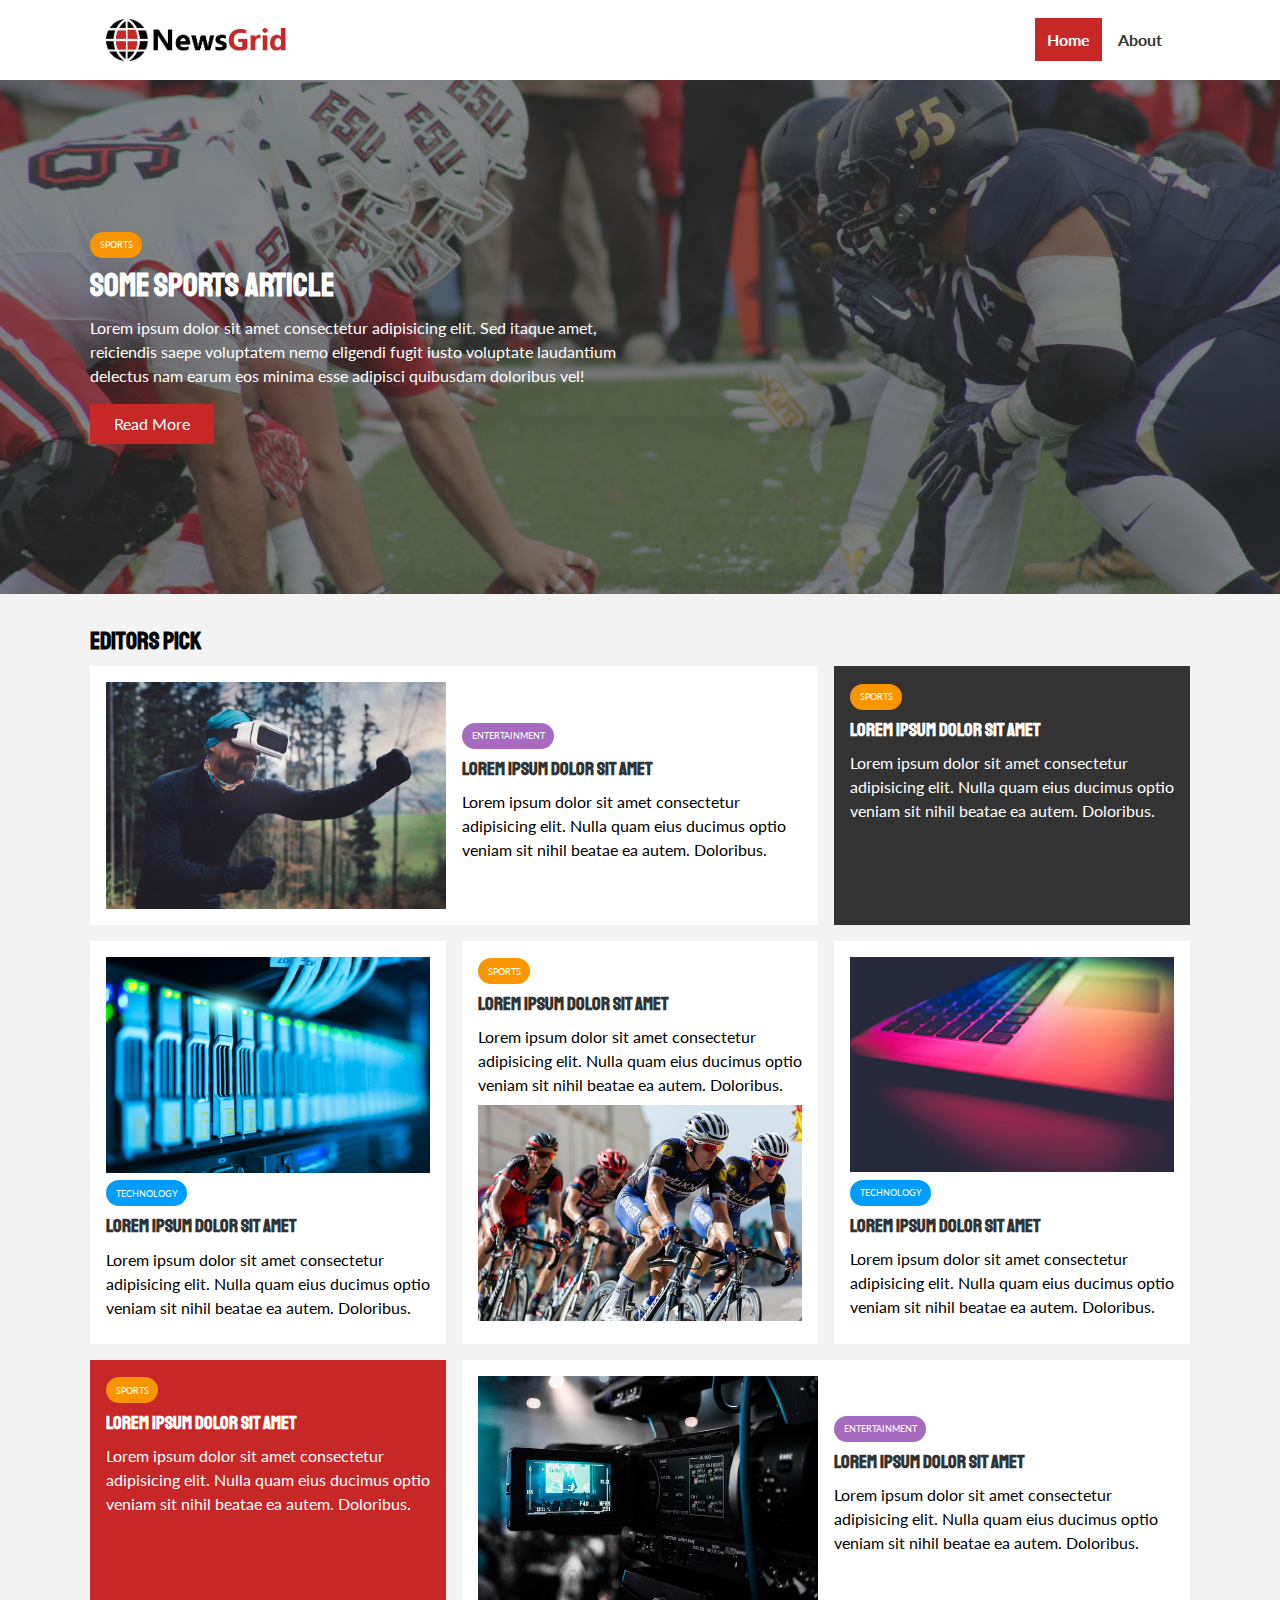
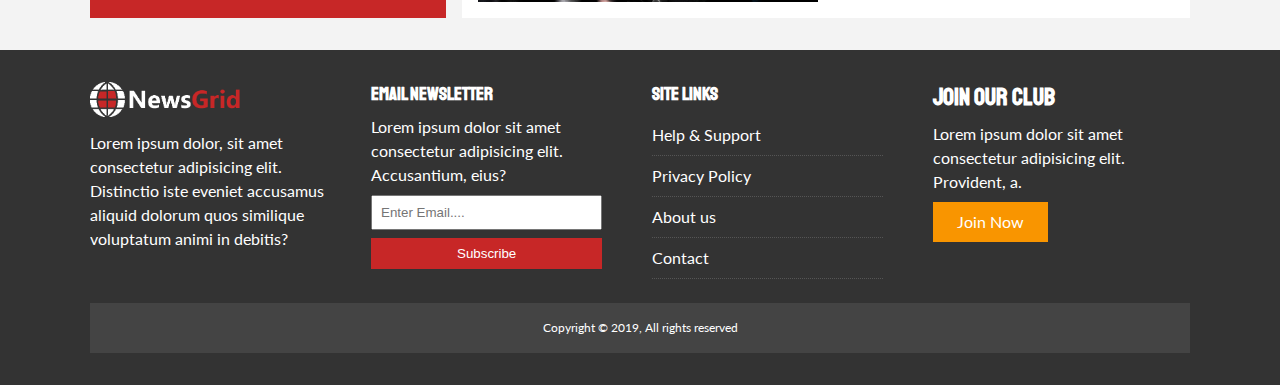
<file: index.html>
<!DOCTYPE html>
<html lang="en">
  <head>
    <meta charset="UTF-8" />
    <meta name="viewport" content="width=device-width, initial-scale=1.0" />
    <link
      rel="stylesheet"
      href="https://use.fontawesome.com/releases/v5.6.3/css/all.css"
      integrity="sha384-UHRtZLI+pbxtHCWp1t77Bi1L4ZtiqrqD80Kn4Z8NTSRyMA2Fd33n5dQ8lWUE00s/"
      crossorigin="anonymous"
    />
    <link
      href="https://fonts.googleapis.com/css?family=Lato|Staatliches"
      rel="stylesheet"
    />
    <link rel="shortcut icon" type="image/x-icon" href="/favicon.ico" />
    <link rel="stylesheet" href="css/style.css" />
    <link
      rel="stylesheet"
      media="screen and (max-width: 768px)"
      href="css/mobile.css"
    />
    <title>News Grid | Latest News</title>
  </head>
  <body>
    <div id="main-nav">
      <div class="container">
        <img src="img/logo.png" alt="NewsGrid" class="logo" />
        <div class="social">
          <a href="https://github.com/kumkumsingh/"
            ><i class="fab fa-github"></i
          ></a>
          <a href="https://twitter.com/kumkum59631968"
            ><i class="fab fa-twitter"></i
          ></a>
          <a href="https://www.linkedin.com/in/kumkumsingh/"
            ><i class="fab fa-linkedin"></i
          ></a>
        </div>
        <ul>
          <li>
            <a href="index.html" class="current">Home</a>
            <a href="about.html">About</a>
            <!-- <a href="article.html" class="current">Article</a> -->
          </li>
        </ul>
      </div>
    </div>
    <!-- Showcase -->
    <header id="showcase">
      <div class="container">
        <div class="showcase-container">
          <div class="showcase-content">
            <div class="category category-sports">Sports</div>
            <h1>Some Sports Article</h1>
            <p>
              Lorem ipsum dolor sit amet consectetur adipisicing elit. Sed
              itaque amet, reiciendis saepe voluptatem nemo eligendi fugit iusto
              voluptate laudantium delectus nam earum eos minima esse adipisci
              quibusdam doloribus vel!
            </p>
            <a href="article.html" class="btn btn-primary">Read More</a>
          </div>
        </div>
      </div>
    </header>
    <!-- Home article -->
    <section id="home-articles" class="py-2">
      <div class="container">
        <h2>Editors Pick</h2>

        <div class="articles-container">
          <article class="card">
            <img src="img/articles/ent1.jpg" alt="" />
            <div>
              <div class="category category-ent">Entertainment</div>
              <h3>
                <a href="article.html">Lorem ipsum dolor sit amet</a>
              </h3>
              <p>
                Lorem ipsum dolor sit amet consectetur adipisicing elit. Nulla
                quam eius ducimus optio veniam sit nihil beatae ea autem.
                Doloribus.
              </p>
            </div>
          </article>
          <article class="card bg-dark">
            <div class="category category-sports">Sports</div>
            <h3>
              <a href="article.html">Lorem ipsum dolor sit amet</a>
            </h3>
            <p>
              Lorem ipsum dolor sit amet consectetur adipisicing elit. Nulla
              quam eius ducimus optio veniam sit nihil beatae ea autem.
              Doloribus.
            </p>
          </article>
          <article class="card">
            <img src="img/articles/tech1.jpg" alt="" />
            <div class="category category-tech">Technology</div>
            <h3>
              <a href="article.html">Lorem ipsum dolor sit amet</a>
            </h3>
            <p>
              Lorem ipsum dolor sit amet consectetur adipisicing elit. Nulla
              quam eius ducimus optio veniam sit nihil beatae ea autem.
              Doloribus.
            </p>
          </article>
          <article class="card">
            <div class="category category-sports">Sports</div>
            <h3>
              <a href="article.html">Lorem ipsum dolor sit amet</a>
            </h3>
            <p>
              Lorem ipsum dolor sit amet consectetur adipisicing elit. Nulla
              quam eius ducimus optio veniam sit nihil beatae ea autem.
              Doloribus.
            </p>
            <img src="img/articles/sports1.jpg" alt="" />
          </article>
          <article class="card">
            <img src="img/articles/tech2.jpg" alt="" />
            <div class="category category-tech">Technology</div>
            <h3>
              <a href="article.html">Lorem ipsum dolor sit amet</a>
            </h3>
            <p>
              Lorem ipsum dolor sit amet consectetur adipisicing elit. Nulla
              quam eius ducimus optio veniam sit nihil beatae ea autem.
              Doloribus.
            </p>
          </article>
          <article class="card bg-primary">
            <div class="category category-sports">Sports</div>
            <h3>
              <a href="article.html">Lorem ipsum dolor sit amet</a>
            </h3>
            <p>
              Lorem ipsum dolor sit amet consectetur adipisicing elit. Nulla
              quam eius ducimus optio veniam sit nihil beatae ea autem.
              Doloribus.
            </p>
          </article>
          <article class="card">
            <img src="img/articles/ent2.jpg" alt="" />
            <div>
              <div class="category category-ent">Entertainment</div>
              <h3>
                <a href="article.html">Lorem ipsum dolor sit amet</a>
              </h3>
              <p>
                Lorem ipsum dolor sit amet consectetur adipisicing elit. Nulla
                quam eius ducimus optio veniam sit nihil beatae ea autem.
                Doloribus.
              </p>
            </div>
          </article>
        </div>
      </div>
    </section>
    <!-- Footer -->
    <footer id="main-footer" class="py-2">
      <div class="container footer-container">
        <div>
          <img src="img/logo_light.png" alt="NewsGrid">
          <p>Lorem ipsum dolor, sit amet consectetur adipisicing elit. Distinctio iste eveniet accusamus aliquid dolorum quos similique voluptatum animi in debitis?</p>
        </div>
        <div>
          <h3>Email NewsLetter</h3>
          <p>Lorem ipsum dolor sit amet consectetur adipisicing elit. Accusantium, eius?</p>  
          <form action="">
            <input type="email" placeholder="Enter Email....">
            <input type="submit" value="Subscribe" class="btn btn-primary">
          </form>
        </div>
        <div><h3>Site Links</h3>
        <ul class="list">
          <li><a href="#">Help & Support</a></li>
          <li><a href="#">Privacy Policy</a></li>
          <li><a href="#">About us</a></li>
          <li><a href="#">Contact</a></li>
        </ul>
        </div>
        <div>
          <h2>Join our club</h2>
          <p>Lorem ipsum dolor sit amet consectetur adipisicing elit. Provident, a.</p>
          <a href="" class="btn btn-secondary">Join Now</a>
        </div>
        <div><p>Copyright &copy; 2019, All rights reserved</p></div>
      </div>
    </footer>
  </body>
</html>
</file>
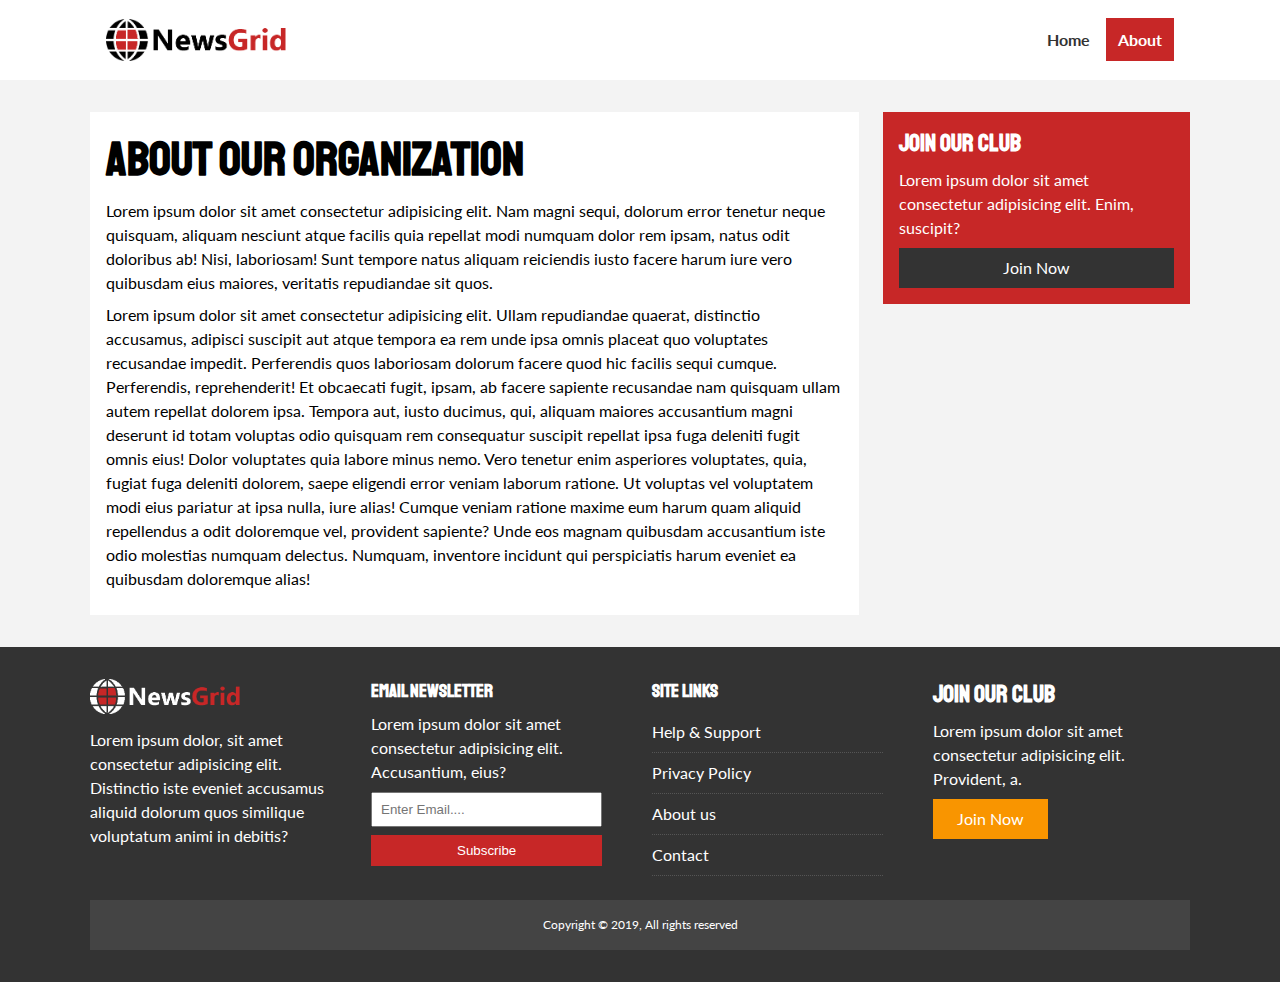
<file: about.html>
<!DOCTYPE html>
<html lang="en">
  <head>
    <meta charset="UTF-8" />
    <meta name="viewport" content="width=device-width, initial-scale=1.0" />
    <link
      rel="stylesheet"
      href="https://use.fontawesome.com/releases/v5.6.3/css/all.css"
      integrity="sha384-UHRtZLI+pbxtHCWp1t77Bi1L4ZtiqrqD80Kn4Z8NTSRyMA2Fd33n5dQ8lWUE00s/"
      crossorigin="anonymous"
    />
    <link
      href="https://fonts.googleapis.com/css?family=Lato|Staatliches"
      rel="stylesheet"
    />
    <link rel="shortcut icon" type="image/x-icon" href="/favicon.ico" />
    <link rel="stylesheet" href="css/style.css" />
    <link
      rel="stylesheet"
      media="screen and (max-width: 768px)"
      href="css/mobile.css"
    />
    <title>News Grid | About</title>
  </head>
  <body>
    <div id="main-nav">
      <div class="container">
        <img src="img/logo.png" alt="NewsGrid" class="logo" />
        <div class="social">
          <a href="https://github.com/kumkumsingh/"
            ><i class="fab fa-github"></i
          ></a>
          <a href="https://twitter.com/kumkum59631968"
            ><i class="fab fa-twitter"></i
          ></a>
          <a href="https://www.linkedin.com/in/kumkumsingh/"
            ><i class="fab fa-linkedin"></i
          ></a>
        </div>
        <ul>
          <li>
            <a href="index.html">Home</a>
            <a href="about.html" class="current">About</a>
            <!-- <a href="article.html" class="current">Article</a> -->
          </li>
        </ul>
      </div>
    </div>
    <section id="about">
      <div class="container">
        <div class="page-container">
          <article class="card">
            <h1 class="l-heading">About our Organization</h1>
            <p>
              Lorem ipsum dolor sit amet consectetur adipisicing elit. Nam magni
              sequi, dolorum error tenetur neque quisquam, aliquam nesciunt
              atque facilis quia repellat modi numquam dolor rem ipsam, natus
              odit doloribus ab! Nisi, laboriosam! Sunt tempore natus aliquam
              reiciendis iusto facere harum iure vero quibusdam eius maiores,
              veritatis repudiandae sit quos.
            </p>
            <p>
              Lorem ipsum dolor sit amet consectetur adipisicing elit. Ullam
              repudiandae quaerat, distinctio accusamus, adipisci suscipit aut
              atque tempora ea rem unde ipsa omnis placeat quo voluptates
              recusandae impedit. Perferendis quos laboriosam dolorum facere
              quod hic facilis sequi cumque. Perferendis, reprehenderit! Et
              obcaecati fugit, ipsam, ab facere sapiente recusandae nam quisquam
              ullam autem repellat dolorem ipsa. Tempora aut, iusto ducimus,
              qui, aliquam maiores accusantium magni deserunt id totam voluptas
              odio quisquam rem consequatur suscipit repellat ipsa fuga deleniti
              fugit omnis eius! Dolor voluptates quia labore minus nemo. Vero
              tenetur enim asperiores voluptates, quia, fugiat fuga deleniti
              dolorem, saepe eligendi error veniam laborum ratione. Ut voluptas
              vel voluptatem modi eius pariatur at ipsa nulla, iure alias!
              Cumque veniam ratione maxime eum harum quam aliquid repellendus a
              odit doloremque vel, provident sapiente? Unde eos magnam quibusdam
              accusantium iste odio molestias numquam delectus. Numquam,
              inventore incidunt qui perspiciatis harum eveniet ea quibusdam
              doloremque alias!
            </p>
          </article>
          <aside class="card bg-primary">
              <h2>Join our club</h2>
              <p>Lorem ipsum dolor sit amet consectetur adipisicing elit. Enim, suscipit?</p>
              <a href="" class="btn btn-dark btn-block">Join Now</a>
          </aside>
        </div>
      </div>
    </section>
    <!-- Footer -->
    <footer id="main-footer" class="py-2">
      <div class="container footer-container">
        <div>
          <img src="img/logo_light.png" alt="NewsGrid" />
          <p>
            Lorem ipsum dolor, sit amet consectetur adipisicing elit. Distinctio
            iste eveniet accusamus aliquid dolorum quos similique voluptatum
            animi in debitis?
          </p>
        </div>
        <div>
          <h3>Email NewsLetter</h3>
          <p>
            Lorem ipsum dolor sit amet consectetur adipisicing elit.
            Accusantium, eius?
          </p>
          <form action="">
            <input type="email" placeholder="Enter Email...." />
            <input type="submit" value="Subscribe" class="btn btn-primary" />
          </form>
        </div>
        <div>
          <h3>Site Links</h3>
          <ul class="list">
            <li><a href="#">Help & Support</a></li>
            <li><a href="#">Privacy Policy</a></li>
            <li><a href="#">About us</a></li>
            <li><a href="#">Contact</a></li>
          </ul>
        </div>
        <div>
          <h2>Join our club</h2>
          <p>
            Lorem ipsum dolor sit amet consectetur adipisicing elit. Provident,
            a.
          </p>
          <a href="" class="btn btn-secondary">Join Now</a>
        </div>
        <div><p>Copyright &copy; 2019, All rights reserved</p></div>
      </div>
    </footer>
  </body>
</html>
</file>
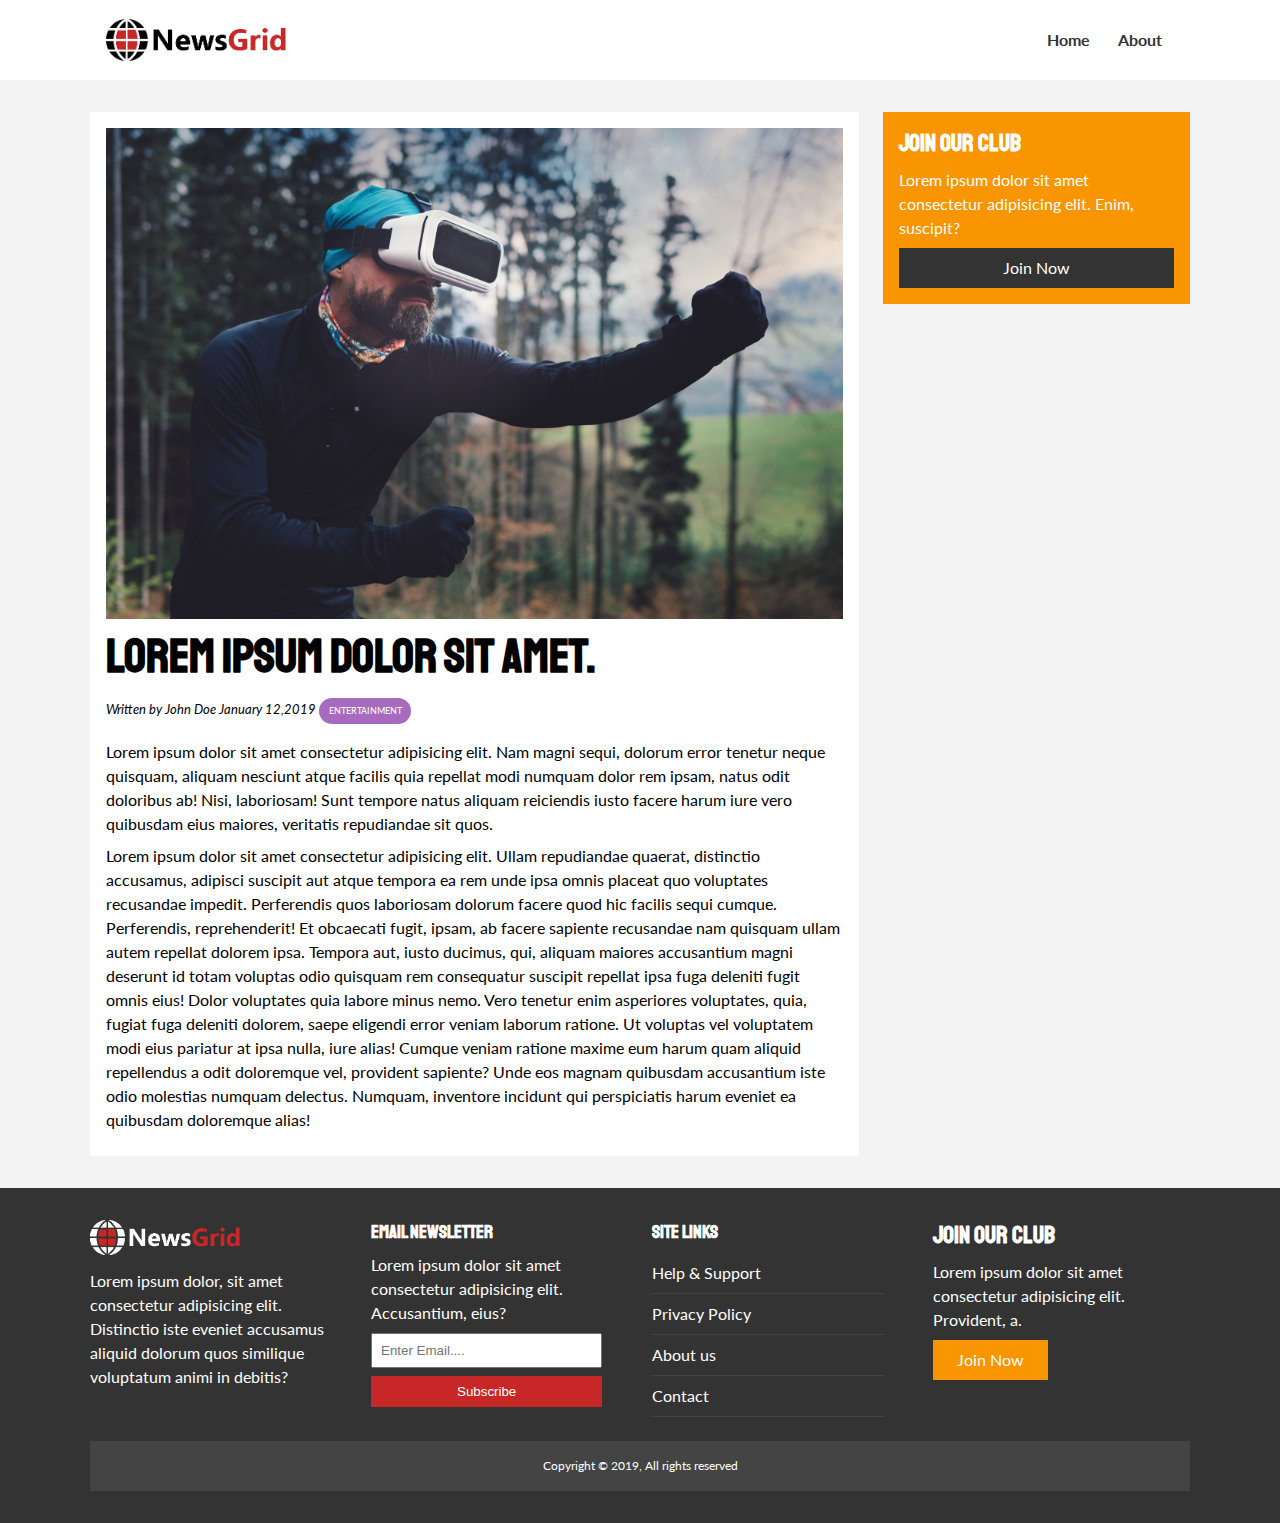
<file: article.html>
<!DOCTYPE html>
<html lang="en">
  <head>
    <meta charset="UTF-8" />
    <meta name="viewport" content="width=device-width, initial-scale=1.0" />
    <link
      rel="stylesheet"
      href="https://use.fontawesome.com/releases/v5.6.3/css/all.css"
      integrity="sha384-UHRtZLI+pbxtHCWp1t77Bi1L4ZtiqrqD80Kn4Z8NTSRyMA2Fd33n5dQ8lWUE00s/"
      crossorigin="anonymous"
    />
    <link
      href="https://fonts.googleapis.com/css?family=Lato|Staatliches"
      rel="stylesheet"
    />
    <link rel="shortcut icon" type="image/x-icon" href="/favicon.ico" />
    <link rel="stylesheet" href="css/style.css" />
    <link
      rel="stylesheet"
      media="screen and (max-width: 768px)"
      href="css/mobile.css"
    />
    <title>News Grid | Latest News</title>
  </head>
  <body>
    <div id="main-nav">
      <div class="container">
        <img src="img/logo.png" alt="NewsGrid" class="logo" />
        <div class="social">
          <a href="https://github.com/kumkumsingh/"
            ><i class="fab fa-github"></i
          ></a>
          <a href="https://twitter.com/kumkum59631968"
            ><i class="fab fa-twitter"></i
          ></a>
          <a href="https://www.linkedin.com/in/kumkumsingh/"
            ><i class="fab fa-linkedin"></i
          ></a>
        </div>
        <ul>
          <li>
            <a href="index.html">Home</a>
            <a href="about.html">About</a>
            <!-- <a href="article.html" class="current">Article</a> -->
          </li>
        </ul>
      </div>
    </div>
    <section id="article">
      <div class="container">
        <div class="page-container">
          <article class="card">
              <img src="img/articles/ent1.jpg" alt="">
            <h1 class="l-heading">Lorem ipsum dolor sit amet.</h1>
            <div class="meta">
                <small>
                    <i class="fas fa-user">Written by John Doe January 12,2019</i>
                </small>
                <div class="category category-ent">Entertainment</div>
            </div>
            <p>
              Lorem ipsum dolor sit amet consectetur adipisicing elit. Nam magni
              sequi, dolorum error tenetur neque quisquam, aliquam nesciunt
              atque facilis quia repellat modi numquam dolor rem ipsam, natus
              odit doloribus ab! Nisi, laboriosam! Sunt tempore natus aliquam
              reiciendis iusto facere harum iure vero quibusdam eius maiores,
              veritatis repudiandae sit quos.
            </p>
            <p>
              Lorem ipsum dolor sit amet consectetur adipisicing elit. Ullam
              repudiandae quaerat, distinctio accusamus, adipisci suscipit aut
              atque tempora ea rem unde ipsa omnis placeat quo voluptates
              recusandae impedit. Perferendis quos laboriosam dolorum facere
              quod hic facilis sequi cumque. Perferendis, reprehenderit! Et
              obcaecati fugit, ipsam, ab facere sapiente recusandae nam quisquam
              ullam autem repellat dolorem ipsa. Tempora aut, iusto ducimus,
              qui, aliquam maiores accusantium magni deserunt id totam voluptas
              odio quisquam rem consequatur suscipit repellat ipsa fuga deleniti
              fugit omnis eius! Dolor voluptates quia labore minus nemo. Vero
              tenetur enim asperiores voluptates, quia, fugiat fuga deleniti
              dolorem, saepe eligendi error veniam laborum ratione. Ut voluptas
              vel voluptatem modi eius pariatur at ipsa nulla, iure alias!
              Cumque veniam ratione maxime eum harum quam aliquid repellendus a
              odit doloremque vel, provident sapiente? Unde eos magnam quibusdam
              accusantium iste odio molestias numquam delectus. Numquam,
              inventore incidunt qui perspiciatis harum eveniet ea quibusdam
              doloremque alias!
            </p>
          </article>
          <aside class="card bg-secondary">
              <h2>Join our club</h2>
              <p>Lorem ipsum dolor sit amet consectetur adipisicing elit. Enim, suscipit?</p>
              <a href="" class="btn btn-dark btn-block">Join Now</a>
          </aside>
        </div>
      </div>
    </section>
    <!-- Footer -->
    <footer id="main-footer" class="py-2">
      <div class="container footer-container">
        <div>
          <img src="img/logo_light.png" alt="NewsGrid" />
          <p>
            Lorem ipsum dolor, sit amet consectetur adipisicing elit. Distinctio
            iste eveniet accusamus aliquid dolorum quos similique voluptatum
            animi in debitis?
          </p>
        </div>
        <div>
          <h3>Email NewsLetter</h3>
          <p>
            Lorem ipsum dolor sit amet consectetur adipisicing elit.
            Accusantium, eius?
          </p>
          <form action="">
            <input type="email" placeholder="Enter Email...." />
            <input type="submit" value="Subscribe" class="btn btn-primary" />
          </form>
        </div>
        <div>
          <h3>Site Links</h3>
          <ul class="list">
            <li><a href="#">Help & Support</a></li>
            <li><a href="#">Privacy Policy</a></li>
            <li><a href="#">About us</a></li>
            <li><a href="#">Contact</a></li>
          </ul>
        </div>
        <div>
          <h2>Join our club</h2>
          <p>
            Lorem ipsum dolor sit amet consectetur adipisicing elit. Provident,
            a.
          </p>
          <a href="" class="btn btn-secondary">Join Now</a>
        </div>
        <div><p>Copyright &copy; 2019, All rights reserved</p></div>
      </div>
    </footer>
  </body>
</html>
</file>
<file: css/style.css>
:root{
    --primary-color:#c72727;
    --secondary-color:#f99500;
    --light-color:#f3f3f3;
    --dark-color:#333;
    --max-width:1100px;

}
.category{
    --sports-color:#f99500;
    --ent-color:#a66bbe;
    --tech-color:#009cff;
}
*{
    margin:0;
    padding:0;
    box-sizing: border-box;
}
body{
    font-family: 'Lato',sans-serif;
    line-height: 1.5;
    background: var(--light-color);
}
a{
     color:#333;
     text-decoration: none;
}
ul{
    list-style: none;
}
img{
    width:100%;
}
p{
    margin: .5rem 0;
}
h1 , h2 , h3 , h4 , h5 , h6{
    font-family: 'Staatliches', cursive;
    margin-bottom: .55rem;
    line-height: 1.3;
}
/* utility */
.container{
    max-width: var(--max-width);
    margin:auto;
    padding:0 2 rem;
    overflow: hidden;
}
.category{
    display: inline-block;
    color:#fff;
    font-size: 0.55rem;
    text-transform: uppercase;
    padding: 0.4rem 0.6rem;
    border-radius: 15px;
    margin-bottom: 0.5rem;
}
.category-sports{
    background: var(--sports-color);
}
.category-ent{
    background: var(--ent-color);
}
.category-tech{
    background: var(--tech-color);
}
.btn{
    display: inline-block;
    border:none;
    background: var(--dark-color);
    color:#fff;
    padding: 0.5rem 1.5rem; 
}
.btn-light{
    background: var(--light-color);
}
.btn-primary{
    background: var(--primary-color);
}
.btn-secondary{
    background: var(--secondary-color);
}
.btn:hover{
    opacity: 0.9;
}
.btn-block{
    text-align: center;
    display: block;
    width:100%;
}
.card{
    background: #fff;
    padding:1rem;
}
.bg-dark{
    background: var(--dark-color);
    color:  #fff;
}
.bg-primary{
    background: var(--primary-color);
    color:  #fff;
}
.bg-secondary{
    background: var(--secondary-color);
    color:  #fff;
}
.bg-dark h1 ,
.bg-dark h2 ,
.bg-dark h3 ,
.bg-dark a ,
.bg-primary h1 ,
.bg-primary h2 ,
.bg-primary h3 ,
.bg-primary a ,
.bg-secondary h1 ,
.bg-secondary h2 ,
.bg-secondary h3 ,
.bg-secondary a {
    color:  #fff; 
}

.py-1{
    padding:1.5rem 0;
}
.py-2{
    padding:2rem 0;
}
.py-3{
    padding:3rem 0;
}
.p-1{
    padding:1.5rem;
}
.p-2{
    padding:2rem;
}
.p-3{
    padding:3rem;
}
.l-heading{
    font-size: 3rem;
}
.list li{
    padding : 0.5rem 0 ;
    border-bottom: #555 dotted 1px;
    width:90%;
}
.list li a:hover{
    color: var(--primary-color) !important;
}
/* end of utility classs */
#main-nav{
   background: #fff;
   position: sticky;
   top:0;
   z-index: 2;
}
#main-nav .container{
    display: grid;
    grid-template-columns: 6fr 3fr 2fr;
    padding: 1rem;
    align-items: center;
}
#main-nav .logo{
    width:180px;
}
#main-nav ul{
    justify-self: end;
    display: flex;
}
#main-nav ul li a{
padding: 0.75rem;
font-weight: bold;

}
#main-nav ul li a.current{
    background: var(--primary-color);
    color:#fff;
}
#main-nav ul li a:hover{
    background: var(--light-color);
    color: var(--dark-color);
}
#main-nav .social{
    justify-self: center;
}
#main-nav .social i{
    color:#777;
    font-size: 2rem;
    margin-right: .5rem;
}
#showcase{
    color: #fff;
    background: #333;
    padding: 2rem;
    position: relative;

}
#showcase:before{
    content:'';
    background: url('../img/featured.jpg') no-repeat center center/cover ;
    /* background-size: cover; */
    position: absolute;
    opacity: 0.4;
    top:0;
    left:0;
    width: 100%;
    height: 100%;

}
#showcase .showcase-container{
    display: grid;
    grid-template-columns: repeat(2 , 1fr);
    height: 50vh;
    justify-content: center;
    align-items: center;
}
#showcase .showcase-content{
    z-index: 1;
}
#showcase .showcase-content > p{
    margin-bottom: 1rem;
}
#home-articles .articles-container{
    display:grid;
    grid-template-columns: repeat(3, 1fr);
    grid-gap:1rem;

}
/* Target all the elements of direct first child , aestric meaning any element and > mean direct child*/
#home-articles .articles-container > *:first-child,
#home-articles .articles-container > *:last-child{
    display:grid;
    grid-template-columns: repeat(2, 1fr);
    grid-gap:1rem;
    grid-column:1 / span 2;
    align-items: center;

}
#home-articles .articles-container > *:last-child{
    grid-column:2 / span 2; 
}
#main-footer{
    background: var(--dark-color);
    color:#fff;
}
#main-footer img{
    width:150px;
}
#main-footer a{
    color:#fff;
}
#main-footer .footer-container{
display: grid;
grid-template-columns: repeat(4,1fr);
grid-gap:1.5rem;
}
#main-footer .footer-container >*:last-child{
    background: #444;
    grid-column:1 / span 4; 
    padding: 0.5rem;
    text-align: center;
    font-size: 0.75rem;
}
#main-footer .footer-container input[type='email']{
    width:90%;
    padding:0.5rem;
    margin-bottom: 0.5rem;
}
#main-footer .footer-container input[type='submit']{
    width:90%;
}
.page-container{
    display: grid;
    grid-template-columns: 5fr 2fr;
    grid-gap: 1.5rem;
    margin: 2rem 0;
}
.page-container >*:first-child{
    grid-row: 1 / span 3;
}
</file>
<file: css/mobile.css>
#main-nav .social{
   display:none;
}
#main-nav .container{
    grid-template-columns: 1fr;
    grid-gap: 1.2rem;
}
#main-nav ul,
#main-nav .logo{
    justify-self: center;
}
#main-nav ul li a {
    padding: 0.50rem;
}
#home-articles .articles-container{
    grid-template-columns: repeat(2, 1fr);
    grid-gap:1rem;

}
/* immediate first child */
#home-articles .articles-container > *:first-child,
#home-articles .articles-container > *:last-child{
    grid-template-columns: 1fr;
    grid-column: 1;
}
@media(max-width:600px){
    #showcase .showcase-container,
    #main-footer .footer-container, 
    #home-articles .articles-container{
        grid-template-columns: 1fr;
    }
    #main-footer .footer-container{
        margin:0px 10px;
    }
    #main-footer .footer-container > *:last-child{
        grid-column: 1;
      
    }
    #main-footer .footer-container > *:first-child,
    #main-footer .footer-container > *:nth-child(2){
        border-bottom: #444 dotted 1px;
        padding-bottom: 1rem;
    }
    .page-container{
        grid-template-columns: 1fr;
        grid-column: 1;
    }

}
</file>
